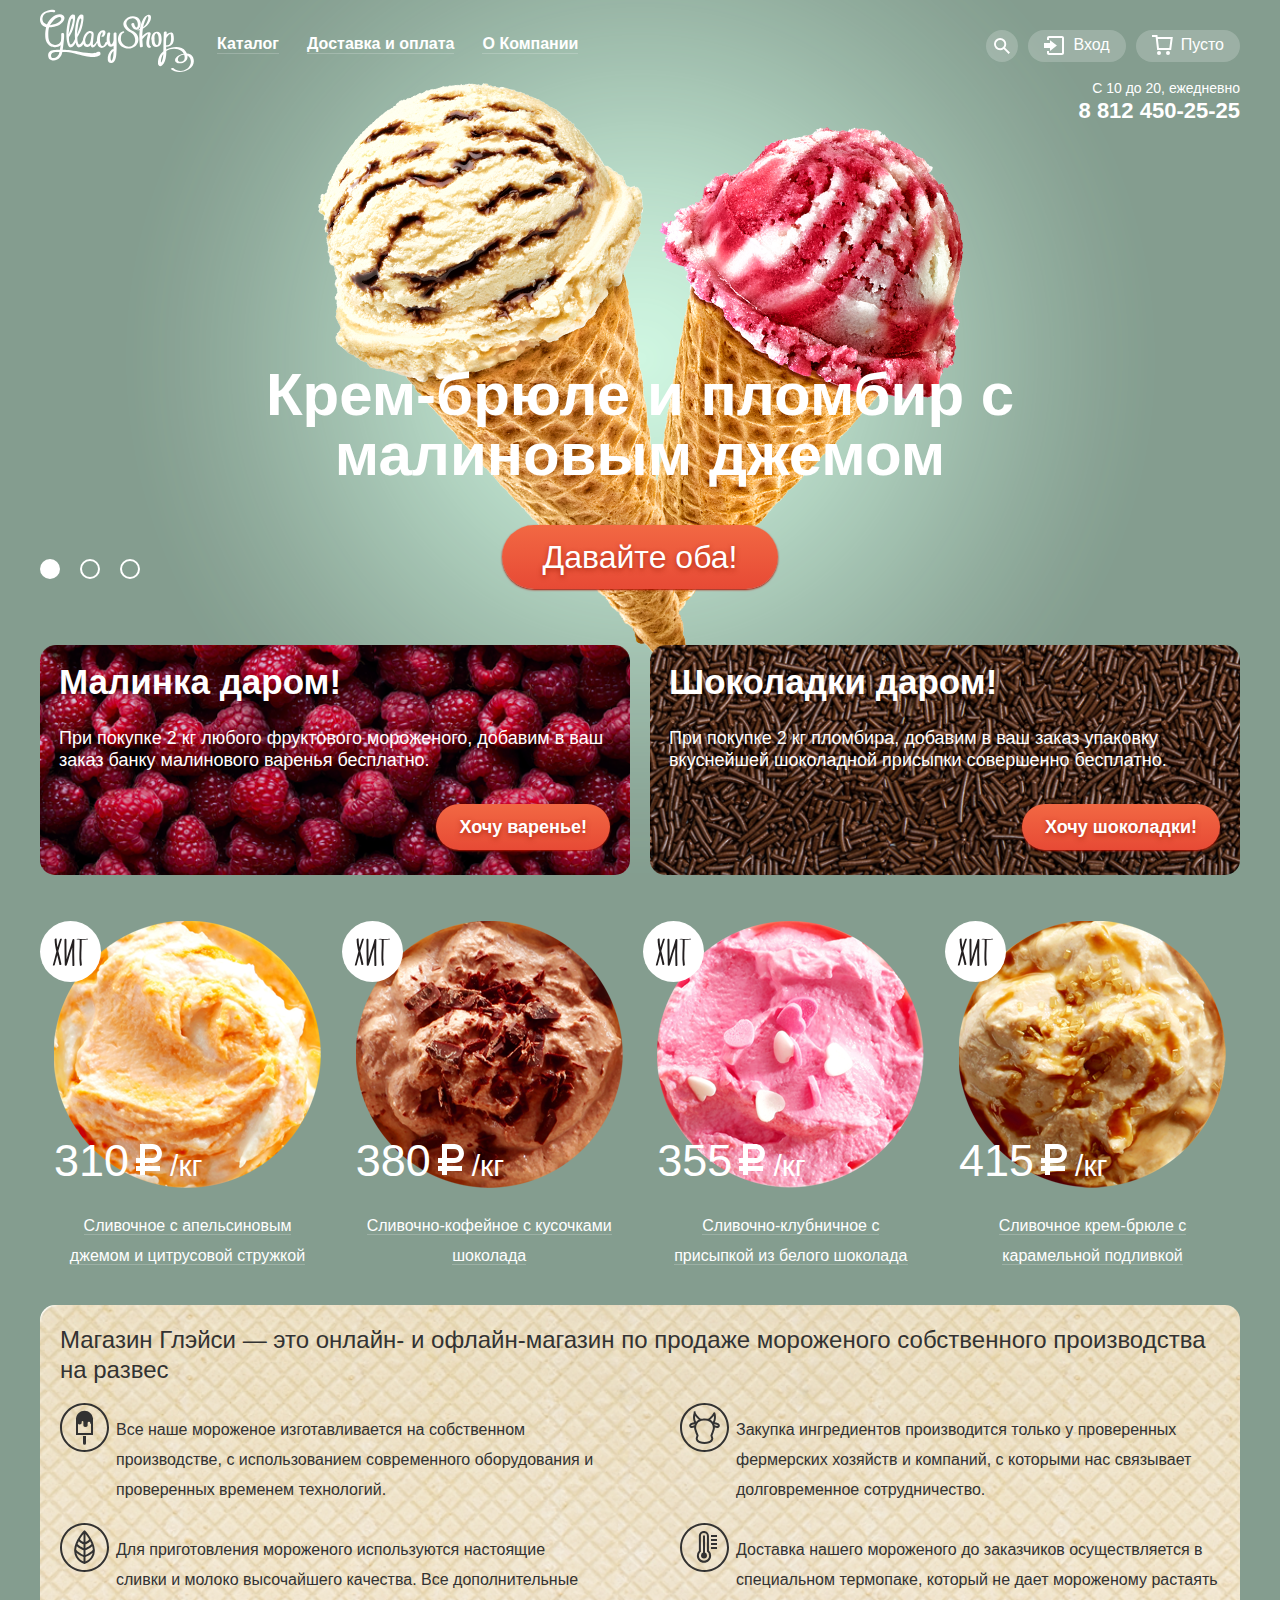
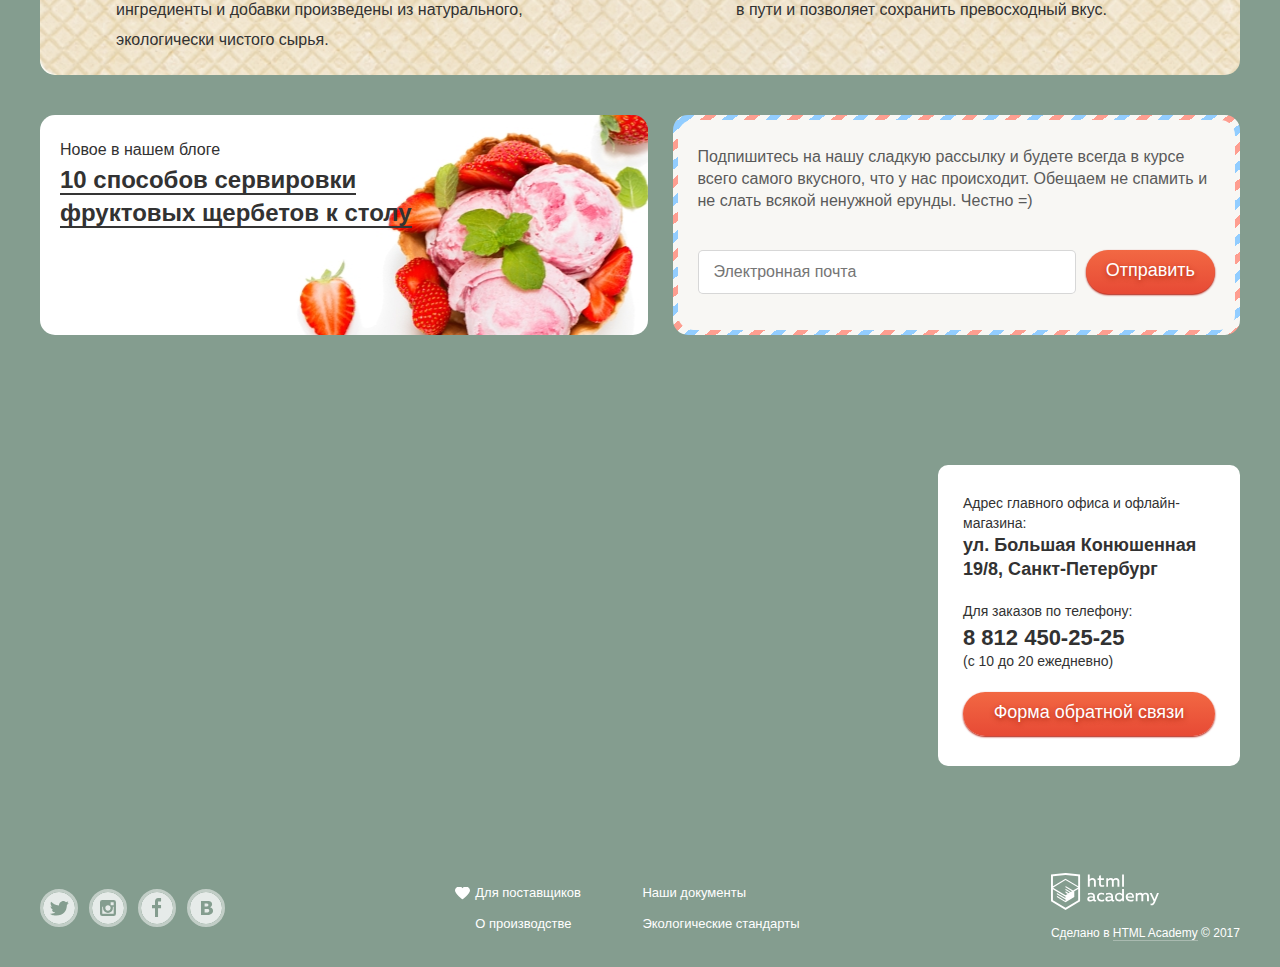
<file: index.html>
<!DOCTYPE html>
<html lang="ru">
  <head>
    <meta charset="UTF-8" />
    <meta name="viewport" content="width=device-width, initial-scale=1.0" />
    <title>Глейси</title>
    <link rel="stylesheet" href="css/normalize.css" />
    <link rel="stylesheet" href="css/style.css" />
  </head>
  <body>
    <div class="container">
      <header class="main_header">
        <div class="header_left">
          <div class="logo_gllacy">
            <img src="img/logo.svg" width="154" height="64" alt="Логотип Gllacy" />
          </div>
          <nav class="main_navigation">
            <ul class="main_menu">
              <li class="main_menu_item">
                <a class="main_menu_link catalog_link" href="#">Каталог</a>
                <ul class="sub_menu">
                  <li class="sub_menu_item">
                    <a class="catalog_new" href="#">Новинки</a>
                  </li>
                  <li class="sub_menu_item">
                    <a href="catalog.html">Сливочное</a>
                  </li>
                  <li class="sub_menu_item">
                    <a href="#">Щербеты</a>
                  </li>
                  <li class="sub_menu_item">
                    <a href="#">Фруктовый лед</a>
                  </li>
                  <li class="sub_menu_item">
                    <a href="#">Мелорин</a>
                  </li>
                </ul>
              </li>
              <li class="main_menu_item">
                <a class="main_menu_link" href="#">Доставка и оплата</a>
              </li>
              <li class="main_menu_item">
                <a class="main_menu_link" href="#">О Компании</a>
              </li>
            </ul>
          </nav>
        </div>
        <div class="header_right">
          <ul class="user_menu">
            <li class="user_menu_item">
              <a class="user_menu_link user_menu_link_search" href="#">
                <img src="/img/loupe.svg" alt="Поиск" />
                <span class="visually-hidden">Поиск</span>
              </a>
              <form class="main_form form_search" action="https://echo.htmlacademy.ru" method="get">
                <input class="input_field" type="search" id="search" name="search" placeholder="Что ищем?" value
                  required />
              </form>
            </li>
            <li class="user_menu_item">
              <a class="user_menu_link user_menu_link_login" href="/login">
                <img src="img/entrance.svg" alt="Вход в лк" />
                <span>Вход</span>
              </a>
              <form class="main_form form_login" action="https://echo.htmlacademy.ru" method="post">
                <div>
                  <label class="visually-hidden" for="login_email_input">Введите адрес электронной почты</label>
                  <input class="input_field" type="email" name="login_email" id="login_email_input"
                    placeholder="Электронная почта" required />
                </div>
                <div>
                  <label class="visually-hidden" for="login_password_input">Введите пароль</label>
                  <input class="input_field" type="password" name="login_password" id="login_password_input"
                    placeholder="Пароль" required />
                </div>
                <div class="login_form_bottom">
                  <button class="login_form_btn main_btn" type="submit">
                    Войти
                  </button>
                  <ul class="login_form_bottom_links">
                    <li>
                      <a class="login_form-link" href="#">Забыли пароль?</a>
                    </li>
                    <li>
                      <a class="login_form-link" href="#">Новая регистрация</a>
                    </li>
                  </ul>
                </div>
              </form>
            </li>
            <li class="user_menu_item">
              <a class="user_menu_link user_menu_link_basket" href="#">
                <img src="img/basket.svg" alt="Корзина" />
                <span>Пусто</span>
              </a>
            </li>
          </ul>
        </div>
        <div class="contact-number">
          <p class="contact-number_text">С 10 до 20, ежедневно</p>
          <a href="tel:88124502525" class="contact-number_phone">8 812 450-25-25</a>
        </div>
      </header>
      <main>
        <h1 class="visually-hidden">Главная карусель Глейси</h1>
        <ul class="slider">
          <li data-bg="#849d8f" data-img="img/slide-1.png">
            <h2 class="slide_title">Крем-брюле и пломбир с малиновым джемом</h2>
            <a href="#slide-1" class="main_btn slide_button">Давайте оба!</a>
          </li>

          <li data-bg="#8996a6" data-img="img/slide-2.png">
            <h2 class="slide_title">Шоколадный пломбир и лимонный сорбет</h2>
            <a href="#slide-2" class="main_btn slide_button">Давайте оба!</a>
          </li>

          <li data-bg="#9d8b84" data-img="img/slide-3.png">
            <h2 class="slide_title">Пломбир с помадкой и клубничный щербет</h2>
            <a href="#slide-3" class="main_btn slide_button">Давайте оба!</a>
          </li>
        </ul>
        <section class="promo_items">
          <h2 class="visually-hidden">Акции магазина Глейси</h2>
          <div class="promo_item promo_item-bg-raspberry">
            <b class="promo_title">Малинка даром!</b>
            <p class="promo_text">
              При покупке 2 кг любого фруктового мороженого, добавим в ваш заказ
              банку малинового варенья бесплатно.
            </p>
            <a href="#" class="main_btn promo_button">Хочу варенье!</a>
          </div>
          <div class="promo_item promo_item-bg-chocolate">
            <b class="promo_title">Шоколадки даром!</b>
            <p class="promo_text">
              При покупке 2 кг пломбира, добавим в ваш заказ упаковку вкуснейшей
              шоколадной присыпки совершенно бесплатно.
            </p>
            <a href="#" class="main_btn promo_button">Хочу шоколадки!</a>
          </div>
        </section>
        <section class="goods-hits_prices">
          <h2 class="visually-hidden">Хиты от Глейси</h2>
          <div class="goods_item">
            <div class="goods-item_header">
              <div class="goods-item_img">
                <img src="img/1.png" width="267" height="267"
                  alt="Сливочно-клубничное с присыпкой из белого шоколада" />
              </div>
              <p class="goods-item_price">310<span>/кг</span></p>
            </div>
            <h3>
              <a class="goods-item_link" href="#">Сливочное с апельсиновым джемом и цитрусовой стружкой</a>
            </h3>
            <a href="#" class="main_btn">Быстрый просмотр</a>
          </div>
          <div class="goods_item">
            <div class="goods-item_header">
              <div class="goods-item_img">
                <img src="img/2.png" width="267" height="267"
                  alt="Сливочно-клубничное с присыпкой из белого шоколада" />
              </div>
              <p class="goods-item_price">380<span>/кг</span></p>
            </div>
            <h3>
              <a class="goods-item_link" href="#">Сливочно-кофейное с кусочками шоколада</a>
            </h3>
            <a href="#" class="main_btn">Быстрый просмотр</a>
          </div>
          <div class="goods_item">
            <div class="goods-item_header">
              <div class="goods-item_img">
                <img src="img/3.png" width="267" height="267"
                  alt="Сливочно-клубничное с присыпкой из белого шоколада" />
              </div>
              <p class="goods-item_price">355<span>/кг</span></p>
            </div>
            <h3>
              <a class="goods-item_link" href="#">Сливочно-клубничное с присыпкой из белого шоколада</a>
            </h3>
            <a href="#" class="main_btn">Быстрый просмотр</a>
          </div>
          <div class="goods_item">
            <div class="goods-item_header">
              <div class="goods-item_img">
                <img src="img/4.png" width="267" height="267"
                  alt="Сливочно-клубничное с присыпкой из белого шоколада" />
              </div>
              <p class="goods-item_price">415<span>/кг</span></p>
            </div>
            <h3>
              <a class="goods-item_link" href="#">Сливочное крем-брюле с карамельной подливкой</a>
            </h3>
            <a href="#" class="main_btn">Быстрый просмотр</a>
          </div>
        </section>
        <section class="main_features">
          <h2 class="visually-hidden">Как работает магазин Глейси</h2>
          <p class="features_title">
            Магазин Глэйси — это онлайн- и офлайн-магазин по продаже мороженого
            собственного производства на развес
          </p>
          <ul class="features_list">
            <li class="features_item features_item-icon-ice-cream">
              Все наше мороженое изготавливается на собственном производстве, с
              использованием современного оборудования и проверенных временем
              технологий.
            </li>
            <li class="features_item features_item-icon-cow">
              Закупка ингредиентов производится только у проверенных фермерских
              хозяйств и компаний, с которыми нас связывает долговременное
              сотрудничество.
            </li>
            <li class="features_item features_item-icon-eco">
              Для приготовления мороженого используются настоящие сливки и
              молоко высочайшего качества. Все дополнительные ингредиенты и
              добавки произведены из натурального, экологически чистого сырья.
            </li>
            <li class="features_item features_item-icon-thermometer">
              Доставка нашего мороженого до заказчиков осуществляется в
              специальном термопаке, который не дает мороженому растаять в пути
              и позволяет сохранить превосходный вкус.
            </li>
          </ul>
        </section>
        <article class="page_news">
          <h2 class="visually-hidden">Блог и Рассылка</h2>
          <article class="card blog_card">
            <span class="blog_tag">Новое в нашем блоге</span>
            <div class="blog_title">
              <a href="#">10 способов сервировки фруктовых щербетов к столу</a>
            </div>
          </article>
          <article class="card subscribe_card">
            <div class="subscribe_inner">
              <p class="subscribe_text">
                Подпишитесь на нашу сладкую рассылку и будете всегда в курсе
                всего самого вкусного, что у нас происходит. Обещаем не спамить
                и не слать всякой ненужной ерунды. Честно =)
              </p>
              <form class="subscribe_form" action="https://echo.htmlacademy.ru" method="post">
                <input type="email" name="email" placeholder="Электронная почта" required />
                <button class="main_btn" type="submit">Отправить</button>
              </form>
            </div>
          </article>
        </article>
      </main>
    </div>
    <section class="contacts">
      <h2 class="visually-hidden">Контакты</h2>
      <div class="contacts_map" id="map"></div>
      <div class="contacts_container container">
        <section class="contacts_card">
          <div class="contacts_group">
            <p class="contacts_label">
              Адрес главного офиса и офлайн-магазина:
            </p>
            <p class="contacts_address">
              <b>ул. Большая Конюшенная 19/8, Санкт-Петербург</b>
            </p>
          </div>
          <div class="contacts_group">
            <p class="contacts_label">Для заказов по телефону:</p>
            <a class="contacts_phone" href="tel:+78124502525">8 812 450-25-25</a>
            <p class="contacts_time">(с 10 до 20 ежедневно)</p>
          </div>
          <a class="main_btn contacts_btn" href="#">Форма обратной связи</a>
        </section>
      </div>
      <section class="modal modal-feedback">
        <b>Мы обязательно вам ответим!</b>
        <form class="feedback-form" action="https://echo.htmlacademy.ru" method="post">
          <div class="feedback-form-user-info">
            <div>
              <label class="visually-hidden" for="name">Ваше имя:</label>
              <input id="name" type="text" name="name" placeholder="Как вас зовут?" required>
            </div>
            <div>
              <label class="visually-hidden" for="email">Ваш e-mail:</label>
              <input id="email" type="email" name="email" placeholder="Ваша почта для ответа?" required>
            </div>
          </div>
          <div>
            <label class="visually-hidden" for="message">Текст письма:</label>
            <textarea id="message" name="message" placeholder="Напишите что-нибудь..."></textarea>
          </div>
          <button class="button main_btn" type="submit">Отправить</button>
        </form>
        <button class="modal-close" type="button"><span class="visually-hidden">Закрыть</span></button>
      </section>
    </section>
    <footer class="main-footer container">
      <div class="main-footer_social">
        <ul class="social_list">
          <li class="social_item">
            <a class="social_link" href="https://twitter.com">
              <span class="visually-hidden">Twitter</span>
              <svg xmlns="http://www.w3.org/2000/svg" width="32" height="32" viewBox="0 0 32 32">
                <path fill="#FFF"
                  d="M16 0C7.164 0 0 7.164 0 16c0 8.837 7.164 16 16 16 8.837 0 16-7.163 16-16 0-8.836-7.163-16-16-16zm7.944 12.809c-.251 6.516-3.463 10.832-10.992 10.702h-.486c-.447 0-4.543-.443-5.344-1.823 2.479.19 4.247-.406 5.12-1.136-1.048-.289-2.923-.461-3.251-2.848.384.104.618.221 1.299.113-1.307-.824-2.758-1.519-2.679-3.643.311.317 1.164.518 1.46.457-.768-.233-2.149-3.244-.974-4.781 1.984 1.79 4.075 3.482 7.804 3.643.227-2.214 1.24-3.699 3.168-4.325 1.84-.479 3.255.26 3.901 1.138.737-.224 1.453-.466 2.193-.685-.004.833-.569 1.463-.935 1.709.747.165 1.423-.475 1.423-.475-.184.963-1.094 1.725-1.707 1.954z" />
              </svg>
            </a>
          </li>
          <li class="social_item">
            <a class="social_link" href="https://instagram.com">
              <span class="visually-hidden">Instagram</span>
              <svg xmlns="http://www.w3.org/2000/svg" width="32" height="32" viewBox="0 0 32 32">
                <g fill="#FFF">
                  <path
                    d="M20.916 16a4.938 4.938 0 1 1-9.877 0c0-.394.051-.773.138-1.14h-.897v6.838h11.396V14.86h-.897c.086.367.137.746.137 1.14z" />
                  <path
                    d="M15.978 18.659c1.466 0 2.659-1.193 2.659-2.659s-1.193-2.659-2.659-2.659c-1.466 0-2.659 1.193-2.659 2.659s1.192 2.659 2.659 2.659zM18.637 10.302h3.039v3.039h-3.039z" />
                  <path
                    d="M16 0C7.164 0 0 7.164 0 16c0 8.837 7.164 16 16 16 8.837 0 16-7.163 16-16 0-8.836-7.163-16-16-16zm7.955 21.698a2.285 2.285 0 0 1-2.279 2.279H10.279A2.285 2.285 0 0 1 8 21.698V10.302a2.286 2.286 0 0 1 2.279-2.279h11.396a2.286 2.286 0 0 1 2.279 2.279v11.396z" />
                </g>
              </svg>
            </a>
          </li>
          <li class="social_item">
            <a class="social_link" href="https://facebook.com">
              <span class="visually-hidden">Facebook</span>
              <svg xmlns="http://www.w3.org/2000/svg" width="32" height="32" viewBox="0 0 32 32">
                <path fill="#FFF"
                  d="M16 0C7.164 0 0 7.163 0 16s7.164 16 16 16c8.837 0 16-7.164 16-16S24.837 0 16 0zm4.062 9.455h-3.021v3.444h3.021v3.445h-3.021v8.61H14.02v-8.61H11v-3.445h3.021V9.455c0-1.902 1.353-3.445 3.021-3.445h3.021v3.445z" />
              </svg>
            </a>
          </li>
          <li class="social_item">
            <a class="social_link" href="https://vk.com">
              <span class="visually-hidden">Вконтакте</span>
              <svg xmlns="http://www.w3.org/2000/svg" width="32" height="32" viewBox="0 0 32 32">
                <g fill="#FFF">
                  <path
                    d="M16.637 14.495c.402-.019.719-.082.951-.188.326-.145.54-.33.641-.559.101-.229.15-.496.15-.797 0-.232-.058-.465-.174-.697-.116-.232-.322-.405-.617-.517-.264-.1-.592-.155-.984-.165a76.242 76.242 0 0 0-1.652-.014h-.339v2.965h.565c.571 0 1.057-.009 1.459-.028zM18.118 17.084c-.282-.081-.672-.125-1.166-.132a127.97 127.97 0 0 0-1.55-.009h-.79v3.493h.264c1.014 0 1.74-.003 2.18-.009a3.2 3.2 0 0 0 1.212-.245c.377-.157.633-.364.774-.625s.214-.562.214-.9c0-.446-.088-.788-.261-1.03-.17-.241-.464-.423-.877-.543z" />
                  <path
                    d="M16 0C7.164 0 0 7.164 0 16c0 8.837 7.164 16 16 16 8.837 0 16-7.163 16-16 0-8.836-7.163-16-16-16zm6.602 20.531a3.73 3.73 0 0 1-1.124 1.327c-.552.415-1.161.71-1.823.886s-1.501.264-2.519.264h-6.121V8.987h5.443c1.13 0 1.957.038 2.48.113a5.126 5.126 0 0 1 1.561.5c.533.27.929.632 1.189 1.087.26.455.392.975.392 1.558 0 .678-.179 1.278-.536 1.795-.358.518-.863.92-1.517 1.208v.075c.917.182 1.642.559 2.179 1.13.537.571.807 1.325.807 2.261 0 .678-.138 1.283-.411 1.817z" />
                </g>
              </svg>
            </a>
          </li>
        </ul>
      </div>
      <div class="main-footer_menu footer-menu">
        <ul class="footer-menu_list">
          <li class="footer-menu_item footer-menu_item-heart">
            <a class="footer-menu_link footer-menu_link-bold" href="#">Для поставщиков</a>
          </li>
          <li class="footer-menu_item">
            <a class="footer-menu_link" href="#">Наши документы</a>
          </li>
          <li class="footer-menu_item">
            <a class="footer-menu_link" href="#">О производстве</a>
          </li>
          <li class="footer-menu_item">
            <a class="footer-menu_link" href="#">Экологические стандарты</a>
          </li>
        </ul>
      </div>
      <div class="main-footer_copyright copyright">
        <a class="copyright_logo-link" href="https://htmlacademy.ru">
          <img class="copyright_logo" src="img/logo-htmlacademy.svg" width="108" height="39" alt="HTML Academy" />
        </a>
        <p class="copyright_text">
          Сделано в
          <a class="copyright_link" href="https://htmlacademy.ru">HTML Academy</a>
          &copy; 2017
        </p>
      </div>
    </footer>
    <script src="https://api-maps.yandex.ru/2.1/?lang=ru_RU"></script>
    <script src="js/map.js"></script>
    <script src="js/slide.js"></script>
    <script src="js/modal-feedback.js"></script>
  </body>
</html>
</file>
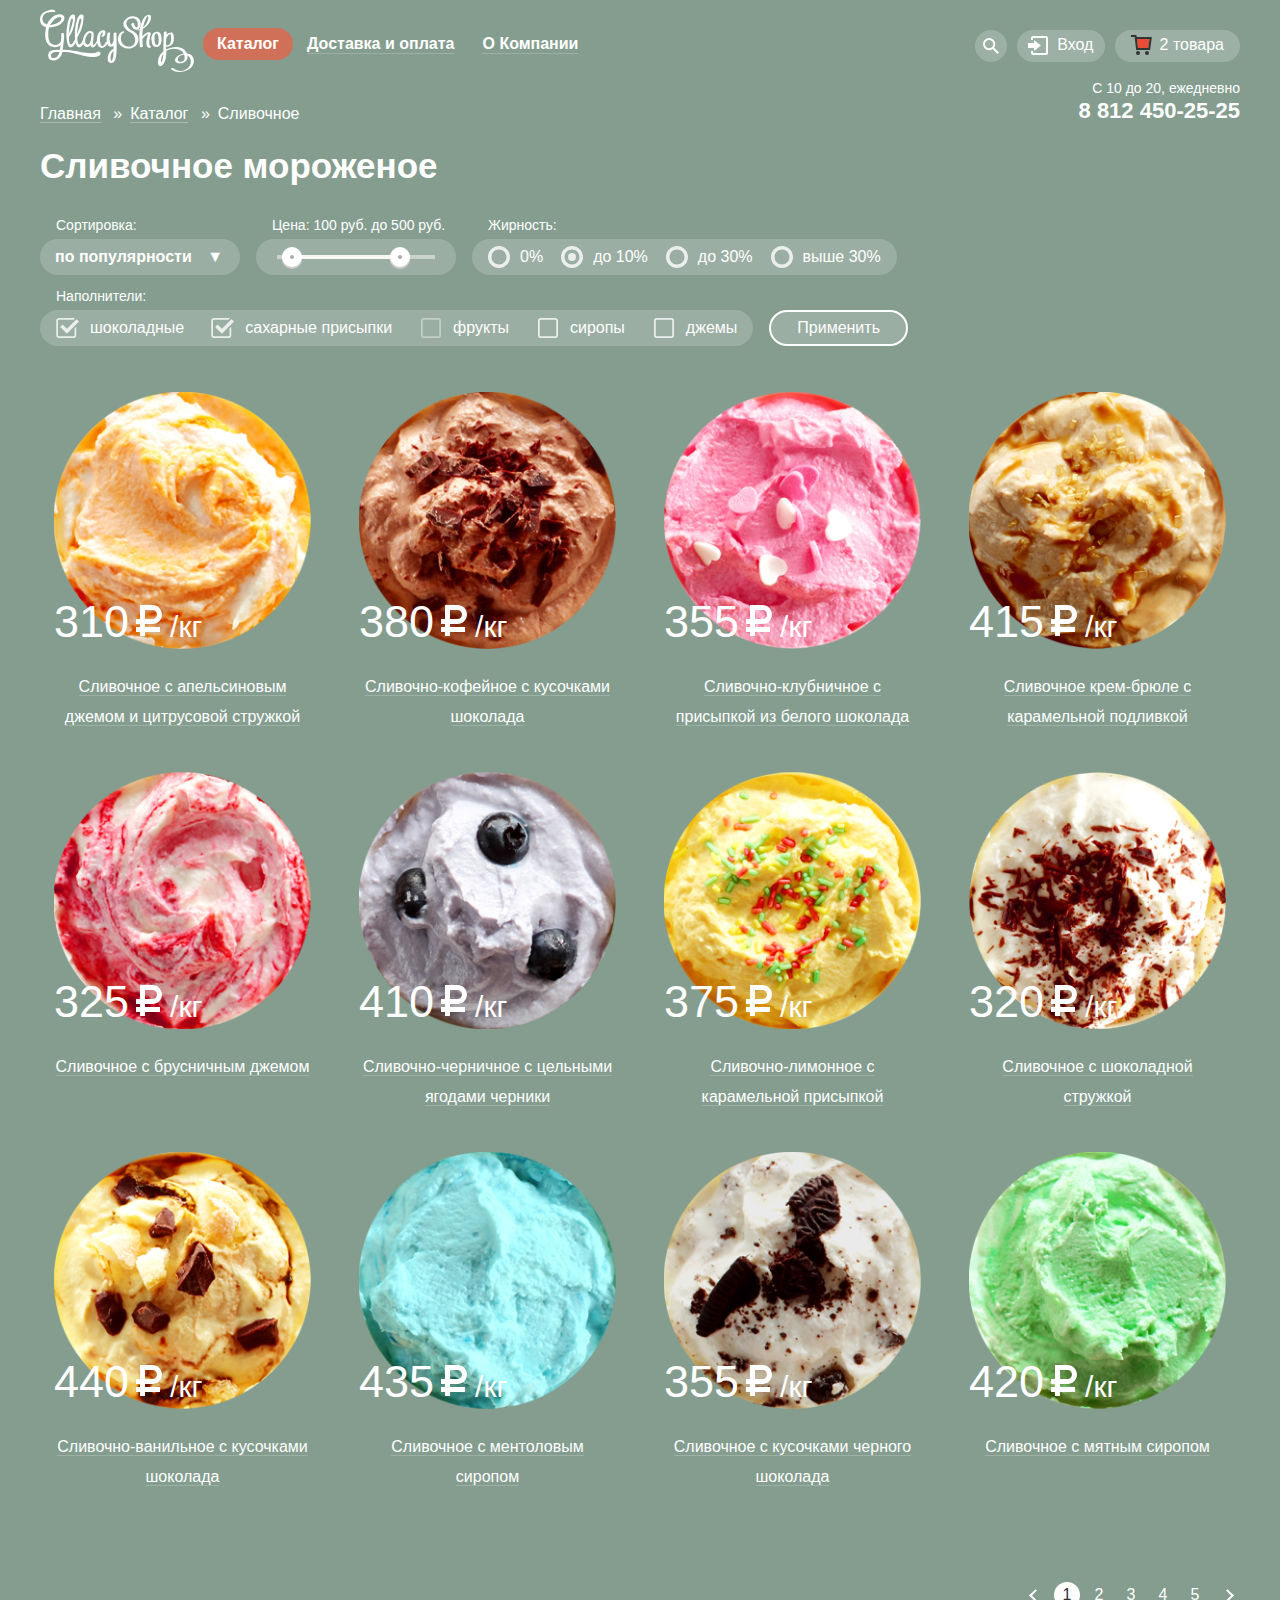
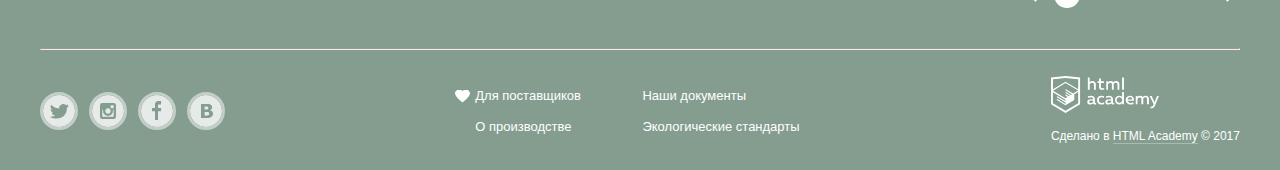
<file: catalog.html>
<!DOCTYPE html>
<html lang="ru">
  <head>
    <meta charset="UTF-8" />
    <meta name="viewport" content="width=device-width, initial-scale=1.0" />
    <title>Глейси</title>
    <link rel="stylesheet" href="css/normalize.css">
    <link rel="stylesheet" href="css/style.css" />
  </head>
  <body>
    <div class="container">
      <header class="main_header">
        <div class="header_left">
          <div class="logo_gllacy">
            <a href="/"><img src="img/logo.svg" width="154" height="64" alt="Логотип Gllacy" /></a>
          </div>
          <nav class="main_navigation">
            <ul class="main_menu">

              <li class="main_menu_item">
                <a class="main_menu_link catalog_link current_link" href="#">Каталог</a>
                <ul class="sub_menu">
                  <li class="sub_menu_item">
                    <a class="catalog_new" href="#">Новинки</a>
                  </li>
                  <li class="sub_menu_item current_link">
                    <a href="catalog.html">Сливочное</a>
                  </li>
                  <li class="sub_menu_item">
                    <a href="#">Щербеты</a>
                  </li>
                  <li class="sub_menu_item">
                    <a href="#">Фруктовый лед</a>
                  </li>
                  <li class="sub_menu_item">
                    <a href="#">Мелорин</a>
                  </li>
                </ul>
              </li>
              <li class="main_menu_item">
                <a class="main_menu_link" href="#">Доставка и оплата</a>
              </li>
              <li class="main_menu_item">
                <a class="main_menu_link" href="#">О Компании</a>
              </li>
            </ul>
          </nav>
        </div>
        <div class="header_right">
          <ul class="user_menu">
            <li class="user_menu_item">
              <a class="user_menu_link user_menu_link_search" href="#">
                <img src="/img/loupe.svg" alt="Поиск">
                <span class="visually-hidden">Поиск</span>
              </a>
              <form class="main_form form_search" action="https://echo.htmlacademy.ru" method="get">
                <input class="input_field" name="search" type="search" id="search" placeholder="Что ищем?" required />
              </form>
            </li>
            <li class="user_menu_item">
              <a class="user_menu_link user_menu_link_login" href="/login">
                <img src="img/entrance.svg" alt="Вход в лк">
                <span>Вход</span>
              </a>
              <form class="main_form form_login" action="https://echo.htmlacademy.ru" method="post">
                <div>
                  <label class="visually-hidden" for="login_email_input">Введите адрес электронной почты</label>
                  <input class="input_field" type="email" name="login_email" id="login_email_input"
                    placeholder="Электронная почта" required />
                </div>
                <div>
                  <label class="visually-hidden" for="login_password_input">Введите пароль</label>
                  <input class="input_field" type="password" name="login_password" id="login_password_input"
                    placeholder="Пароль" required />
                </div>
                <div class="login_form_bottom">
                  <button class="login_form_btn main_btn" type="submit">
                    Войти
                  </button>
                  <ul class="login_form_bottom_links">
                    <li>
                      <a class="login_form-link" href="#">Забыли пароль?</a>
                    </li>
                    <li>
                      <a class="login_form-link" href="#">Новая регистрация</a>
                    </li>
                  </ul>
                </div>
              </form>
            </li>
            <li class="user_menu_item">
              <a class="user_menu_link user_menu_link_basket" href="#">
                <img src="img/basket-red.svg" alt="Корзина">
                <span>2 товара</span>
              </a>
              <div class="goods_basket">
                <ul class="goods_basket_list">
                  <li class="goods_basket_item">
                    <button class="remove_btn" aria-label="Удалить товар"></button>
                    <img class="goods_basket_item-img" width="33" height="33" src="img/1.png"
                      alt="Пломбир с апельсиновым джемом">
                    <p class="goods_basket_item-name">Пломбир с апельсиновым джемом</p>
                    <p class="goods_basket_item-weight">1,5 кг х <span>200 руб.</span></p>
                    <p class="goods_basket_item-price">300 руб.</p>
                  </li>
                  <li class="goods_basket_item">
                    <button class="remove_btn" aria-label="Удалить товар"></button>
                    <img class="goods_basket_item-img" width="33" height="33" src="img/4.png"
                      alt="Пломбир с апельсиновым джемом">
                    <p class="goods_basket_item-name">Пломбир с апельсиновым джемом</p>
                    <p class="goods_basket_item-weight">1,5 кг х <span>300 руб.</span></p>
                    <p class="goods_basket_item-price">450 руб.</p>
                  </li>
                </ul>
                <p class="goods_basket_total">Итого: <span>750 руб.</span></p>
                <a class="goods_basket_btn main_btn" href="#">Оформить заказ</a>
              </div>
            </li>
          </ul>
        </div>
        <div class="contact-number">
          <p class="contact-number_text">С 10 до 20, ежедневно</p>
          <a href="tel:88124502525" class="contact-number_phone">8 812 450-25-25</a>
        </div>
      </header>
      <main>
        <ul class="breadcrumbs">
          <li class="breadcrumbs_item">
            <a href="index.html" class="link">Главная</a>
          </li>
          <li class="breadcrumbs_item">
            <a href="#" class="link">Каталог</a>
          </li>
          <li class="breadcrumbs_item">Сливочное</li>
        </ul>
        <h1 class="catalog_title">Сливочное мороженое</h1>
        <form class="filter_catalog" method="get" action="https://echo.htmlacademy.ru">
          <fieldset class="sorting">
            <legend>Сортировка:</legend>
            <select class="filters_sort" name="sort">
              <option value="popularity">по популярности</option>
              <option value="inexpensive">сначала недорогие</option>
              <option value="expensive">сначала дорогие</option>
              <option value="fat">по жирности</option>
            </select>
          </fieldset>
          <fieldset class="price">
            <legend>Цена: 100 руб. до 500 руб.</legend>
            <div class="range-filter">
              <div class="range-controls">
                <div class="scale">
                  <div class="bar"></div>
                </div>
                <div class="toggle toggle-min"></div>
                <div class="toggle toggle-max"></div>
              </div>
            </div>
          </fieldset>
          <fieldset class="fat">
            <legend>Жирность:</legend>
            <ul class="fat-filters_list">
              <li class="fat-filters_item">
                <input class="fat-filters_radio" type="radio" name="fat" id="fat-zero">
                <label class="fat-filters_label" for="fat-zero">0%</label>
              </li>
              <li class="fat-filters_item">
                <input class="fat-filters_radio" type="radio" name="fat" id="fat-ten" checked>
                <label class="fat-filters_label" for="fat-ten">до 10%</label>
              </li>
              <li class="fat-filters_item">
                <input class="fat-filters_radio" type="radio" name="fat" id="fat-thirty">
                <label class="fat-filters_label" for="fat-thirty">до 30%</label>
              </li>
              <li class="fat-filters_item">
                <input class="fat-filters_radio" type="radio" name="fat" id="fat-over-thirty">
                <label class="fat-filters_label" for="fat-over-thirty">выше 30%</label>
              </li>
            </ul>
          </fieldset>
          <fieldset class="fillers">
            <legend>Наполнители:</legend>
            <ul class="fillers-filters_list">
              <li class="fillers-filters_item">
                <input class="fillers-filters_checkbox" type="checkbox" name="chocolate" id="filler-chocolate" checked>
                <label class="fillers-filters_label" for="filler-chocolate">шоколадные</label>
              </li>
              <li class="fillers-filters_item">
                <input class="fillers-filters_checkbox" type="checkbox" name="sugars" id="filler-sugars" checked>
                <label class="fillers-filters_label" for="filler-sugars">сахарные присыпки</label>
              </li>
              <li class="fillers-filters_item">
                <input class="fillers-filters_checkbox" type="checkbox" name="fruits" id="filler-fruits" disabled>
                <label class="fillers-filters_label" for="filler-fruits">фрукты</label>
              </li>
              <li class="fillers-filters_item">
                <input class="fillers-filters_checkbox" type="checkbox" name="syrups" id="filler-syrups">
                <label class="fillers-filters_label" for="filler-syrups">сиропы</label>
              </li>
              <li class="fillers-filters_item">
                <input class="fillers-filters_checkbox" type="checkbox" name="jams" id="filler-jams">
                <label class="fillers-filters_label" for="filler-jams">джемы</label>
              </li>
            </ul>
          </fieldset>
          <button type="submit" class="filter-button">Применить</button>
        </form>
        <section class="catalog_page">
          <div class="goods_item">
            <div class="goods-item_header">
              <div class="goods-item_img">
                <img src="img/1.png" width="267" height="267"
                  alt="Сливочное с апельсиновым джемом и цитрусовой стружкой">
              </div>
              <p class="goods-item_price">310<span>/кг</span></p>
            </div>
            <h3>
              <a class="goods-item_link" href="#">Сливочное с апельсиновым джемом и цитрусовой стружкой</a>
            </h3>
            <a href="#" class="main_btn">Быстрый просмотр</a>
          </div>
          <div class="goods_item">
            <div class="goods-item_header">
              <div class="goods-item_img">
                <img src="img/2.png" width="267" height="267" alt="Сливочно-кофейное с кусочками шоколада">
              </div>
              <p class="goods-item_price">380<span>/кг</span></p>
            </div>
            <h3>
              <a class="goods-item_link" href="#">Сливочно-кофейное с кусочками шоколада</a>
            </h3>
            <a href="#" class="main_btn">Быстрый просмотр</a>
          </div>
          <div class="goods_item">
            <div class="goods-item_header">
              <div class="goods-item_img">
                <img src="img/3.png" width="267" height="267" alt="Сливочно-клубничное с присыпкой из белого шоколада">
              </div>
              <p class="goods-item_price">355<span>/кг</span></p>
            </div>
            <h3>
              <a class="goods-item_link" href="#">Сливочно-клубничное с присыпкой из белого шоколада</a>
            </h3>
            <a href="#" class="main_btn">Быстрый просмотр</a>
          </div>
          <div class="goods_item">
            <div class="goods-item_header">
              <div class="goods-item_img">
                <img src="img/4.png" width="267" height="267" alt="Сливочное крем-брюле с карамельной подливкой">
              </div>
              <p class="goods-item_price">415<span>/кг</span></p>
            </div>
            <h3>
              <a class="goods-item_link" href="#">Сливочное крем-брюле с карамельной подливкой</a>
            </h3>
            <a href="#" class="main_btn">Быстрый просмотр</a>
          </div>
          <div class="goods_item">
            <div class="goods-item_header">
              <div class="goods-item_img">
                <img src="img/444.png" width="267" height="267" alt="Сливочное с брусничным джемом">
              </div>
              <p class="goods-item_price">325<span>/кг</span></p>
            </div>
            <h3>
              <a class="goods-item_link" href="#">Сливочное с брусничным джемом</a>
            </h3>
            <a href="#" class="main_btn">Быстрый просмотр</a>
          </div>
          <div class="goods_item">
            <div class="goods-item_header">
              <div class="goods-item_img">
                <img src="img/21.png" width="267" height="267" alt="Сливочно-черничное с цельными ягодами черники">
              </div>
              <p class="goods-item_price">410<span>/кг</span></p>
            </div>
            <h3>
              <a class="goods-item_link" href="#">Сливочно-черничное с цельными ягодами черники</a>
            </h3>
            <a href="#" class="main_btn">Быстрый просмотр</a>
          </div>
          <div class="goods_item">
            <div class="goods-item_header">
              <div class="goods-item_img">
                <img src="img/33.png" width="267" height="267" alt="Сливочно-лимонное с карамельной присыпкой">
              </div>
              <p class="goods-item_price">375<span>/кг</span></p>
            </div>
            <h3>
              <a class="goods-item_link" href="#">Сливочно-лимонное с карамельной присыпкой</a>
            </h3>
            <a href="#" class="main_btn">Быстрый просмотр</a>
          </div>
          <div class="goods_item">
            <div class="goods-item_header">
              <div class="goods-item_img">
                <img src="img/44.png" width="267" height="267" alt="Сливочное с шоколадной стружкой">
              </div>
              <p class="goods-item_price">320<span>/кг</span></p>
            </div>
            <h3>
              <a class="goods-item_link" href="#">Сливочное с шоколадной стружкой</a>
            </h3>
            <a href="#" class="main_btn">Быстрый просмотр</a>
          </div>
          <div class="goods_item">
            <div class="goods-item_header">
              <div class="goods-item_img">
                <img src="img/11.png" width="267" height="267" alt="Сливочно-ванильное с кусочками шоколада">
              </div>
              <p class="goods-item_price">440<span>/кг</span></p>
            </div>
            <h3>
              <a class="goods-item_link" href="#">Сливочно-ванильное с кусочками шоколада
              </a>
            </h3>
            <a href="#" class="main_btn">Быстрый просмотр</a>
          </div>
          <div class="goods_item">
            <div class="goods-item_header">
              <div class="goods-item_img">
                <img src="img/111.png" width="267" height="267" alt="Сливочноe с ментоловым сиропом">
              </div>
              <p class="goods-item_price">435<span>/кг</span></p>
            </div>
            <h3>
              <a class="goods-item_link" href="#">Сливочноe с ментоловым сиропом
              </a>
            </h3>
            <a href="#" class="main_btn">Быстрый просмотр</a>
          </div>
          <div class="goods_item">
            <div class="goods-item_header">
              <div class="goods-item_img">
                <img src="img/222.png" width="267" height="267" alt="Сливочное с кусочками черного шоколада">
              </div>
              <p class="goods-item_price">355<span>/кг</span></p>
            </div>
            <h3>
              <a class="goods-item_link" href="#">Сливочное с кусочками черного шоколада
              </a>
            </h3>
            <a href="#" class="main_btn">Быстрый просмотр</a>
          </div>
          <div class="goods_item">
            <div class="goods-item_header">
              <div class="goods-item_img">
                <img src="img/333.png" width="267" height="267" alt="Сливочное с мятным сиропом">
              </div>
              <p class="goods-item_price">420<span>/кг</span></p>
            </div>
            <h3>
              <a class="goods-item_link" href="#">Сливочное с мятным сиропом
              </a>
            </h3>
            <a href="#" class="main_btn">Быстрый просмотр</a>
          </div>
        </section>
        <div class="page_pagination">
          <ul class="pagination">
            <li class="page-item">
              <a href="#" class="page-link" aria-label="Previous">
                <span class="visually-hidden">Назад</span>
              </a>
            </li>
            <li class="page-item">
              <a class="page-link page-link--current" href="#">1</a>
            </li>
            <li class="page-item active">
              <a class="page-link" href="#">2</a>
            </li>
            <li class="page-item">
              <a class="page-link" href="#">3</a>
            </li>
            <li class="page-item">
              <a class="page-link" href="#">4</a>
            </li>
            <li class="page-item">
              <a class="page-link" href="#">5</a>
            </li>
            <li class="page-item">
              <a href="#" class="page-link" aria-label="Next">
                <span class="visually-hidden">Вперед</span>
              </a>
            </li>
          </ul>
        </div>
      </main>
      <hr>
    </div>
    <footer class="main-footer container">
      <div class="main-footer_social">
        <ul class="social_list">
          <li class="social_item">
            <a class="social_link" href="https://twitter.com">
              <span class="visually-hidden">Twitter</span>
              <svg xmlns="http://www.w3.org/2000/svg" width="32" height="32" viewBox="0 0 32 32">
                <path fill="#FFF"
                  d="M16 0C7.164 0 0 7.164 0 16c0 8.837 7.164 16 16 16 8.837 0 16-7.163 16-16 0-8.836-7.163-16-16-16zm7.944 12.809c-.251 6.516-3.463 10.832-10.992 10.702h-.486c-.447 0-4.543-.443-5.344-1.823 2.479.19 4.247-.406 5.12-1.136-1.048-.289-2.923-.461-3.251-2.848.384.104.618.221 1.299.113-1.307-.824-2.758-1.519-2.679-3.643.311.317 1.164.518 1.46.457-.768-.233-2.149-3.244-.974-4.781 1.984 1.79 4.075 3.482 7.804 3.643.227-2.214 1.24-3.699 3.168-4.325 1.84-.479 3.255.26 3.901 1.138.737-.224 1.453-.466 2.193-.685-.004.833-.569 1.463-.935 1.709.747.165 1.423-.475 1.423-.475-.184.963-1.094 1.725-1.707 1.954z" />
              </svg>
            </a>
          </li>
          <li class="social_item">
            <a class="social_link" href="https://instagram.com">
              <span class="visually-hidden">Instagram</span>
              <svg xmlns="http://www.w3.org/2000/svg" width="32" height="32" viewBox="0 0 32 32">
                <g fill="#FFF">
                  <path
                    d="M20.916 16a4.938 4.938 0 1 1-9.877 0c0-.394.051-.773.138-1.14h-.897v6.838h11.396V14.86h-.897c.086.367.137.746.137 1.14z" />
                  <path
                    d="M15.978 18.659c1.466 0 2.659-1.193 2.659-2.659s-1.193-2.659-2.659-2.659c-1.466 0-2.659 1.193-2.659 2.659s1.192 2.659 2.659 2.659zM18.637 10.302h3.039v3.039h-3.039z" />
                  <path
                    d="M16 0C7.164 0 0 7.164 0 16c0 8.837 7.164 16 16 16 8.837 0 16-7.163 16-16 0-8.836-7.163-16-16-16zm7.955 21.698a2.285 2.285 0 0 1-2.279 2.279H10.279A2.285 2.285 0 0 1 8 21.698V10.302a2.286 2.286 0 0 1 2.279-2.279h11.396a2.286 2.286 0 0 1 2.279 2.279v11.396z" />
                </g>
              </svg>
            </a>
          </li>
          <li class="social_item">
            <a class="social_link" href="https://facebook.com">
              <span class="visually-hidden">Facebook</span>
              <svg xmlns="http://www.w3.org/2000/svg" width="32" height="32" viewBox="0 0 32 32">
                <path fill="#FFF"
                  d="M16 0C7.164 0 0 7.163 0 16s7.164 16 16 16c8.837 0 16-7.164 16-16S24.837 0 16 0zm4.062 9.455h-3.021v3.444h3.021v3.445h-3.021v8.61H14.02v-8.61H11v-3.445h3.021V9.455c0-1.902 1.353-3.445 3.021-3.445h3.021v3.445z" />
              </svg>
            </a>
          </li>
          <li class="social_item">
            <a class="social_link" href="https://vk.com">
              <span class="visually-hidden">Вконтакте</span>
              <svg xmlns="http://www.w3.org/2000/svg" width="32" height="32" viewBox="0 0 32 32">
                <g fill="#FFF">
                  <path
                    d="M16.637 14.495c.402-.019.719-.082.951-.188.326-.145.54-.33.641-.559.101-.229.15-.496.15-.797 0-.232-.058-.465-.174-.697-.116-.232-.322-.405-.617-.517-.264-.1-.592-.155-.984-.165a76.242 76.242 0 0 0-1.652-.014h-.339v2.965h.565c.571 0 1.057-.009 1.459-.028zM18.118 17.084c-.282-.081-.672-.125-1.166-.132a127.97 127.97 0 0 0-1.55-.009h-.79v3.493h.264c1.014 0 1.74-.003 2.18-.009a3.2 3.2 0 0 0 1.212-.245c.377-.157.633-.364.774-.625s.214-.562.214-.9c0-.446-.088-.788-.261-1.03-.17-.241-.464-.423-.877-.543z" />
                  <path
                    d="M16 0C7.164 0 0 7.164 0 16c0 8.837 7.164 16 16 16 8.837 0 16-7.163 16-16 0-8.836-7.163-16-16-16zm6.602 20.531a3.73 3.73 0 0 1-1.124 1.327c-.552.415-1.161.71-1.823.886s-1.501.264-2.519.264h-6.121V8.987h5.443c1.13 0 1.957.038 2.48.113a5.126 5.126 0 0 1 1.561.5c.533.27.929.632 1.189 1.087.26.455.392.975.392 1.558 0 .678-.179 1.278-.536 1.795-.358.518-.863.92-1.517 1.208v.075c.917.182 1.642.559 2.179 1.13.537.571.807 1.325.807 2.261 0 .678-.138 1.283-.411 1.817z" />
                </g>
              </svg>
            </a>
          </li>
        </ul>
      </div>
      <div class="main-footer_menu footer-menu">
        <ul class="footer-menu_list">
          <li class="footer-menu_item footer-menu_item-heart">
            <a class="footer-menu_link footer-menu_link-bold" href="#">Для поставщиков</a>
          </li>
          <li class="footer-menu_item">
            <a class="footer-menu_link" href="#">Наши документы</a>
          </li>
          <li class="footer-menu_item">
            <a class="footer-menu_link" href="#">О производстве</a>
          </li>
          <li class="footer-menu_item">
            <a class="footer-menu_link" href="#">Экологические стандарты</a>
          </li>
        </ul>
      </div>
      <div class="main-footer_copyright copyright">
        <a class="copyright_logo-link" href="https://htmlacademy.ru">
          <img class="copyright_logo" src="img/logo-htmlacademy.svg" width="108" height="39" alt="HTML Academy" />
        </a>
        <p class="copyright_text">
          Сделано в <a class="copyright_link" href="https://htmlacademy.ru">HTML Academy</a> &copy; 2017
        </p>
      </div>
    </footer>
  </body>
</html>
</file>
<file: css/style.css>
body {
  margin: 0;
  padding: 0;
  font-family: "Roboto", "Tahoma", sans-serif;
  font-size: 16px;
  line-height: 30px;
  font-weight: 400;
  color: #ffffff;
  background-color: #849d8f;
  background-repeat: no-repeat;
  background-position: center top;
}

a {
  text-decoration: none;
  color: #fff;
}

img {
  max-width: 100%;
  height: auto;
}

.visually-hidden:not(:focus):not(:active),
input[type="checkbox"].visually-hidden,
input[type="radio"].visually-hidden {
  position: absolute;

  width: 1px;
  height: 1px;
  margin: -1px;
  border: 0;
  padding: 0;

  white-space: nowrap;

  clip-path: inset(100%);
  clip: rect(0 0 0 0);
  overflow: hidden;
}

.container {
  padding-left: 2.3%;
  padding-right: 2.3%;
  margin: 0 auto;
  max-width: 1200px;
}

.main_header {
  position: relative;
  display: flex;
  flex-wrap: nowrap;
  padding-top: 9px;
  justify-content: space-between;
  align-items: center;
}

.main_navigation {
  display: flex;
  flex-wrap: wrap;
  align-items: center;
}

.header_left {
  display: flex;
  flex-wrap: nowrap;
  align-items: center;
}

.main_menu {
  display: flex;
  flex-wrap: wrap;
  margin: 0;
  padding-left: 9px;
  list-style: none;
}

.main-menu_item {
  position: relative;
  padding-bottom: 5px;
}

.main_menu_link {
  position: relative;
  display: block;
  padding: 7px 14px;
  border-radius: 20px;
  font-weight: 700;
  line-height: 1.125;
}

.current_link {
  background-color: #d07058;
}

.main_menu_link.current_link::after {
  display: none;
}

.main_menu_link::after {
  content: "";
  position: absolute;
  left: 14px;
  right: 14px;
  bottom: 6px;
  border-bottom: 1px solid rgba(255, 255, 255, 0.2);
}

.main_menu_link:active {
  color: #333;
  background-color: #ededed;
  box-shadow: 0 2px 1px 0 #696969 inset;
}

.main_menu_link:hover {
  color: #333;
  background-color: #f7f6f3;
}

.sub_menu {
  display: none;
  list-style: none;
  position: absolute;
  z-index: 5;
  border-radius: 5px;
  background-color: #f7f6f3;
  margin: 0;
  padding-left: 0;
  box-shadow: 0 20px 20px 0 rgba(0, 0, 0, 0.4);
  margin-top: 5px;
  padding: 0px;
  font-size: 14px;
  line-height: 16px;
}

.sub_menu a {
  color: #323232;
}
.sub_menu_item {
  padding: 10px 20px;
  position: relative;
}

.user_menu {
  display: flex;
  flex-wrap: nowrap;
  align-items: center;
  justify-content: flex-end;
  align-self: center;
  list-style: none;
  margin: 0;
  padding: 0;
  max-width: 265px;
  gap: 10px;
}

.main_menu_item {
  position: relative;
  padding-bottom: 5px;
}

.main-menu__link-current {
  background-color: #d07058;
}

.main_menu_item:hover .sub_menu,
.main_menu_item:focus-within .sub_menu {
  display: flex;
  flex-direction: column;
  width: max-content;
}

.catalog_new {
  font-weight: 700;
  position: relative;
}

.sub_menu_item:has(.catalog_new)::after {
  content: "";
  position: absolute;
  left: 10px;
  right: 10px;
  bottom: 0;
  height: 1px;
  background-color: rgba(50, 50, 50, 0.2);
}

.sub_menu_item:hover {
  background-color: #fbded7;
}

.sub_menu_item:active {
  background-color: #f6b5a5;
}

.sub_menu_item-current a {
  color: #fff;
  background-color: #d07058;
}

.sub_menu_item:last-child {
  border-bottom-left-radius: 5px;
  border-bottom-right-radius: 5px;
}

.sub_menu_item:first-child {
  border-top-left-radius: 5px;
  border-top-right-radius: 5px;
}

.form_search,
.form_login {
  position: absolute;
  z-index: 5;
  display: none;
  top: 40px;
  right: 0;
  width: 341px;
  padding: 20px 15px;
  border-radius: 5px;
  background-color: #f8f7f4;
}

.form_login {
  width: 277px;
  flex-direction: column;
  gap: 20px;
}

.login_form_bottom {
  display: flex;
  justify-content: space-between;
}

.login_form_bottom .main_btn {
  display: inline-block;
  box-sizing: border-box;
  border-radius: 25px;
  font-size: 18px;
  font-weight: 500;
  line-height: 24px;
  color: #fff;
  border: 0;
  text-decoration: none;
  cursor: pointer;
  padding: 11px 23px;
  align-self: center;
}

.login_form_bottom_links {
  padding-left: 0;
  list-style: none;
  font-size: 13px;
  line-height: 24px;
}

.login_form_bottom_links a {
  color: #323232;
  position: relative;
}

.login_form-link::after {
  content: "";
  position: absolute;
  left: 0;
  right: 0;
  bottom: 0px;
  border-bottom: 1px solid rgba(0, 0, 0, 0.8);
}

.input_field {
  width: 100%;
  box-sizing: border-box;
  padding: 9px 15px;
  font-size: 14px;
  line-height: 24px;
  border-radius: 5px;
  border: 1px solid rgb(178 178 178 / 52%);
  outline: none;
  font-weight: 500;
  color: #323232;
}

.user_menu_link {
  position: relative;
  display: flex;
  align-items: center;
  justify-content: center;
  font-weight: 500;
  border-radius: 20px;
  background-color: rgba(255, 255, 255, 0.2);
  padding: 6px 16px 8px;
}

.user_menu_link:hover {
  color: #323232;
  background-color: #f8f7f4;
}

.user_menu_item:hover .form_search,
.user_menu_item:hover .form_login {
  display: flex;
  z-index: 10;
}

.user_menu_item:hover .goods_basket {
  display: block;
  z-index: 10;
  text-align: right;
}

.user_menu_item {
  position: relative;
  padding-bottom: 10px;
  margin-bottom: -10px;
}

.user_menu_link_search img {
  vertical-align: middle;
}

.user_menu_link_login img {
  filter: invert(1);
}

.user_menu_link_login:hover img {
  filter: invert(0);
}

/* .user_menu_link_basket:hover img {
  filter: invert(1);
} */

.user_menu_link_search:hover img {
  filter: invert(1);
}

.user_menu_link_login {
  display: flex;
  align-items: center;
  gap: 8px;
  height: 32px;
  box-sizing: border-box;
}

.user_menu_link span {
  vertical-align: middle;
}

.user_menu_link_basket {
  display: flex;
  align-items: center;
  gap: 8px;
  height: 32px;
  box-sizing: border-box;
  width: max-content;
}

.user_menu_link_search {
  width: 32px;
  height: 32px;
  border-radius: 50%;
  box-sizing: border-box;
  padding: 8px;
}

.contact-number {
  display: flex;
  position: absolute;
  top: 80px;
  bottom: 0;
  right: 0;
  flex-direction: column;
  align-items: flex-end;
  text-align: right;
}

.contact-number_text {
  margin-top: 0;
  margin-bottom: 3px;
  font-size: 14px;
  line-height: 16px;
}

.contact-number_phone {
  display: block;
  font-size: 22px;
  font-weight: 700;
  line-height: 24px;
}

.slider li {
  list-style-type: none;
  padding: 0px;
  flex: 0 0 100%;
}

ul.slider {
  overflow-x: hidden;
  scroll-snap-type: x mandatory;
}

.slider li {
  scroll-snap-align: start;
  align-self: end;
}

ul.slider {
  scroll-marker-group: after;
  anchor-name: --my-carousel;
}

ul.slider::scroll-marker-group {
  position: absolute;
  position-anchor: --my-carousel;
  top: calc(anchor(bottom) - 70px);
  justify-self: flex-start;
  display: flex;
  justify-content: start;
  gap: 20px;
}

.slider li::scroll-marker {
  content: "";
  width: 16px;
  height: 16px;
  background-color: transparent;
  border: 2px solid #fff;
  border-radius: 50%;
}

.slider li::scroll-marker:hover {
  background-color: rgba(255, 255, 255, 0.4);
}

.slider li::scroll-marker:focus {
  background-color: rgba(255, 255, 255, 1);
}

.slider li::scroll-marker:target-current {
  background-color: #fff;
}

ul.slider {
  width: 100%;
  height: 530px;
  display: flex;
  gap: 3vw;
  padding: 0;
}

.main_btn {
  background-image: linear-gradient(0deg, #e74a35 0%, #f26843 100%);
  box-shadow: 0 1px 2px 0 #ac1000;
  text-shadow: 0 2px 5px rgba(160, 32, 11, 0.76);
}

.main_btn:hover {
  box-shadow: 0 2px 2px 0 #ac1000;
  background-image: linear-gradient(
      rgba(255, 255, 255, 0.2),
      rgba(255, 255, 255, 0.2)
    ),
    linear-gradient(0deg, #e74a35 0%, #f26843 100%);
}

.main_btn:active {
  box-shadow: 0 2px 2px 0 #942718 inset;
  background-image: linear-gradient(0deg, #f26843 0%, #e74a35 100%);
}

.slide_button {
  padding: 10px 41px;
  border-radius: 32px;
  font-size: 32px;
  line-height: 1.375;
  display: block;
  max-width: fit-content;
  margin: 0 auto 40px;
}

.slide_title {
  margin: 0 auto 40px;
  max-width: 800px;
  font-size: 60px;
  line-height: 1;
  text-align: center;
}

.promo_items {
  display: flex;
  flex-wrap: wrap;
  gap: 20px;
  margin-bottom: 40px;
}

.promo_item {
  padding: 16px 20px 25px 19px;
  box-sizing: border-box;
  border-radius: 15px;
  background-repeat: no-repeat;
  height: 230px;
  display: flex;
  flex-direction: column;
  flex: 1 1 calc((100% - 20px) / 2);
  background-size: cover;
  justify-content: space-between;
}
.promo_item-bg-raspberry {
  background-image: url("../img/Малиновый фон.png");
  background-repeat: no-repeat;
  background-position: center top;
}

.promo_item-bg-chocolate {
  background-image: url("../img/Шоколадный фон.png");
  background-repeat: no-repeat;
  background-position: center top;
}

.promo_title {
  font-size: 35px;
  line-height: 41px;
}

.promo_text {
  margin-top: 14px;
  margin-bottom: 23px;
  font-size: 18px;
  font-weight: 500;
  line-height: 22px;
}

.promo_button {
  align-self: flex-end;
  box-sizing: border-box;
  border-radius: 23px;
  font-size: 18px;
  font-weight: 700;
  line-height: 24px;
  color: #fff;
  padding: 11px 23px;
}

.goods-hits_prices {
  display: flex;
  align-items: center;
  justify-content: space-between;
  align-items: flex-start;
  margin-bottom: 20px;
}

.goods-item_header {
  position: relative;
}

.goods-item_price {
  position: absolute;
  left: 0;
  bottom: 15px;
  margin: 0;
  font-size: 45px;
  font-weight: 500;
  line-height: 1;
}

.goods-item_price span {
  position: relative;
  font-size: 30px;
}
.goods-item_price span::before {
  content: url("../img/ruble.svg");
  background-repeat: no-repeat;
  vertical-align: bottom;
  margin-left: 5px;
  margin-right: 5px;
}

.goods_item {
  position: relative;
  display: flex;
  flex-direction: column;
  align-items: center;
  text-align: center;
  padding: 6px 14px 0px 14px;
}

.goods_item:hover {
  z-index: 100;
}

.goods_item h3 {
  position: relative;
  z-index: 25;
  margin: 12px auto 15px;
  max-width: 258px;
  min-height: 44px;
  font-weight: 500;
  text-align: center;
}

.goods-item_link {
  font-size: 16px;
  line-height: 22px;
  text-align: center;
  border-bottom: 1px solid rgba(255, 255, 255, 0.2);
}

.goods_item .main_btn {
  bottom: -50px;
  display: none;
  padding: 10px 16px;
  border-radius: 20px;
  z-index: 3;
  font-size: 18px;
  font-weight: 700;
  line-height: 24px;
}

.goods_item:hover .main_btn {
  position: absolute;
  display: inline-block;
}

.goods-hits_prices .goods_item::before {
  content: "";
  position: absolute;
  left: 0;
  background-repeat: no-repeat;
  z-index: 10;
  background-image: url(../img/hit.svg);
  width: 61px;
  height: 61px;
}

.goods_item::after {
  content: "";
  position: absolute;
  top: 0;
  left: 0;
  right: 0;
  bottom: -70px;
  border-radius: 5px;
  background-color: rgba(245, 245, 245, 0.2);
  box-shadow: 0 20px 20px 0 rgba(0, 0, 0, 0.4);
  opacity: 0;
  z-index: 2;
}
.goods_item * {
  z-index: 3;
}
.goods_item:hover::after {
  opacity: 1;
}

.main_features {
  padding: 20px;
  border-radius: 15px;
  color: #323232;
  background-color: #ebdec8;
  background-image: url(../img/Вафля_фон.jpg);
  background-repeat: no-repeat;
  background-size: cover;
  margin-bottom: 40px;
}

.features_title {
  margin-top: 0px;
  margin-bottom: 9px;
  font-size: 24px;
  font-weight: 500;
  line-height: 30px;
}

.features_list {
  display: flex;
  flex-wrap: wrap;
  justify-content: space-between;
  margin: 0;
  padding: 0;
  list-style: none;
  row-gap: 30px;
  column-gap: 80px;
  margin-top: 30px;
}

.features_item {
  position: relative;
  box-sizing: border-box;
  padding-left: 56px;
  width: calc((100% - 80px) / 2);
}

.features_item::before {
  content: "";
  position: absolute;
  left: 0;
  background-repeat: no-repeat;
  top: -12px;
  width: 49px;
  height: 49px;
}

.features_item-icon-ice-cream::before {
  background-image: url(../img/ice-cream.svg);
}
.features_item-icon-cow::before {
  background-image: url(../img/cow.svg);
}
.features_item-icon-eco::before {
  background-image: url(../img/eco.svg);
}
.features_item-icon-thermometer::before {
  background-image: url(../img/thermometer.svg);
}

.blog_card {
  padding: 20px;
  box-sizing: border-box;
  border-radius: 15px;
  color: #323232;
  background-color: #fff;
  background-image: url(../img/Клубничный_фон.jpg);
  background-repeat: no-repeat;
  background-position-y: 40%;
}

.blog_tag {
  margin-bottom: 3px;
  font-size: 16px;
  line-height: 22px;
  font-weight: 500;
}

.blog_title a {
  color: #323232;
  font-size: 24px;
  font-weight: 700;
  line-height: 30px;
  border-bottom: 2px solid #353535;
}

.blog_title {
  max-width: 65%;
}

.page_news {
  display: flex;
  gap: 25px;
  margin-bottom: 40px;
}

.card {
  height: 220px;
  flex: 1;
}

.subscribe_card {
  border-radius: 15px;
  background-image: repeating-linear-gradient(
    140deg,
    #f8f7f4,
    #f8f7f4 7px,
    #92cdff 7px,
    #92cdff 14px,
    #f8f7f4 14px,
    #f8f7f4 21px,
    #fe9e90 21px,
    #fe9e90 28px
  );
}
.subscribe_inner {
  margin: 5px;
  background-color: #f8f7f4;
  border-radius: 15px;
  height: -webkit-fill-available;
  padding-top: 1px;
}

.subscribe_text {
  margin: 0;
  padding: 25px 20px 38px;
  font-size: 16px;
  font-weight: 500;
  line-height: 22px;
  color: #5a5a5a;
}

.subscribe_form {
  display: flex;
  justify-content: space-between;
  padding: 0 20px 20px 20px;
}

.subscribe_form input[type="email"] {
  flex-grow: 1;
  margin-right: 10px;
  display: block;
  font-size: 16px;
  line-height: 24px;
  padding: 9px 15px;
  width: 100%;
  box-sizing: border-box;
  border-radius: 5px;
  font-weight: 500;
  color: #323232;
  border: 1px solid rgb(178 178 178 / 52%);
  outline: none;
}

.subscribe_form input[type="email"]:focus {
  border: 2px solid rgb(46 136 228 / 52%);
}

.subscribe_form input[type="email"]:hover {
  border: 2px solid rgb(154 154 154 / 52%);
}

.subscribe_form button {
  box-sizing: border-box;
  border-radius: 22px;
  font-size: 18px;
  font-weight: 500;
  line-height: 24px;
  color: #fff;
  border: 0;
  padding: 8px 20px 12px;
  cursor: pointer;
  align-self: flex-start;
}

.contacts {
  position: relative;
  height: 480px;
}

.contacts_container {
  position: relative;
  display: flex;
  justify-content: flex-end;
  transform: translateY(90px);
}

.contacts_map {
  position: absolute;
  z-index: 0;
  top: 0;
  width: 100%;
  height: 100%;
}

.contacts_card p {
  margin: 0;
}
.contacts_group {
  margin-bottom: 20px;
}

.contacts_card {
  padding: 28px 25px 30px;
  width: 252px;
  color: #323232;
  border-radius: 10px;
  background-color: #fff;
}

.contacts_label {
  margin-bottom: 0px;
  font-size: 14px;
  line-height: 20px;
}

.contacts_address {
  display: block;
  font-size: 18px;
  line-height: 24px;
  font-weight: 700;
  color: #323232;
}

.contacts_phone {
  display: block;
  margin-top: 5px;
  font-size: 22px;
  font-weight: 700;
  line-height: 24px;
  color: #323232;
}

.contacts_time {
  margin-top: 0px;
  font-size: 14px;
  line-height: 22px;
}

.contacts_btn {
  display: block;
  box-sizing: border-box;
  border-radius: 22px;
  font-size: 18px;
  font-weight: 500;
  line-height: 24px;
  color: #fff;
  border: 0;
  padding: 8px 20px 12px;
  cursor: pointer;
  text-align: center;
}

.contacts_container {
  pointer-events: none;
}

.contacts_container * {
  pointer-events: auto;
}

body:has(.modal-feedback.modal-show)::before {
  content: "";
  position: fixed;
  top: 0;
  right: 0;
  width: 100%;
  height: 100%;
  background: #0000004d;
  z-index: 999;
}

.modal-feedback {
  position: fixed;
  display: none;
  top: 50vh;
  left: 50%;
  transform: translate(-50%, -50%);
  width: 478px;
  padding: 12px 25px 27px;
  background: #f8f7f4;
  z-index: 1000;
  border-radius: 10px;
}

.modal-feedback b {
  font-weight: 500;
  color: #323232;
  font-size: 24px;
  line-height: 28px;
}

.feedback-form {
  display: flex;
  flex-direction: column;
  margin-top: 20px;
}

.feedback-form textarea {
  height: 155px;
  padding: 11px 14px;
  width: 100%;
  box-sizing: border-box;
  border-radius: 5px;
  font-weight: 500;
  color: #999999;
  border: 1px solid #d3d3d2;
}

.feedback-form .button {
  padding: 11px 25px;
  box-sizing: border-box;
  border-radius: 25px;
  font-size: 18px;
  font-weight: 700;
  line-height: 24px;
  color: #fff;
  border: 0;
  margin-top: 25px;
  align-self: flex-end;
}

.feedback-form-user-info {
  display: flex;
  flex-direction: column;
  gap: 20px;
  margin-bottom: 20px;
}

.feedback-form-user-info input {
  padding: 11px 14px;
  width: 267px;
  box-sizing: border-box;
  border-radius: 5px;
  font-weight: 500;
  color: #999999;
  border: 1px solid #d3d3d2;
}

.modal-close {
  position: absolute;
  width: 18px;
  top: 12px;
  right: 25px;
  height: 18px;
  background: url("../img/cross-big.svg") center / contain no-repeat;
  border: none;
  cursor: pointer;
}

.modal-show {
  display: block;
  animation: animate_fading 1s;
  animation-timing-function: linear;
}

.main-footer {
  display: flex;
  justify-content: space-between;
  align-items: center;
}

.social_list {
  display: flex;
  flex-wrap: wrap;
  margin: 0;
  padding-left: 0;
  list-style: none;
  gap: 12px;
}

.social_list svg {
  width: 32px;
  height: 32px;
  fill-opacity: 0.8;
  border: 3px solid rgb(255 255 255 / 50%);
  border-radius: 50%;
}

.social_list svg:hover {
  fill-opacity: 1;
}

.social_list svg:active {
  fill-opacity: 0.6;
}

.copyright_text {
  align-self: flex-end;
  margin-top: 4px;
  margin-bottom: 0px;
  align-items: center;
  font-size: 12px;
  line-height: 1.5;
}

.copyright_link {
  color: #fff;
  border-bottom: 1px solid rgba(255, 255, 255, 0.3);
}

.copyright_link:active,
.copyright_link:hover {
  color: #ffbc9e;
  border-bottom-color: rgba(249, 172, 159, 0.3);
}

.social_item {
  height: 37px;
  width: 37px;
}
.main-footer {
  padding-top: 18px;
  padding-bottom: 25px;
}

.footer-menu_list {
  display: grid;
  margin: 0;
  padding-left: 0;
  list-style: none;
  gap: 10px;
  grid-template-columns: 1fr 1fr;
}

.footer-menu_item {
  margin-top: 3px;
  font-size: 13px;
  line-height: 18px;
}

.footer-menu_item-heart {
  position: relative;
}
.footer-menu_item-heart::before {
  content: "";
  position: absolute;
  left: -20px;
  top: 50%;
  transform: translateY(-50%);
  width: 15px;
  height: 13px;
  background-image: url(../img/heart.svg);
  background-size: contain;
  background-repeat: no-repeat;
  background-position: center;
}

.footer-menu_link:hover {
  color: #ffbc9e;
  border-bottom-color: rgba(249, 172, 159, 0.3);
}

/* catalog page */

.breadcrumbs {
  display: flex;
  flex-wrap: wrap;
  padding-left: 0;
  list-style: none;
}

.breadcrumbs .link {
  border-bottom: 1px solid rgba(255, 255, 255, 0.3);
}

.breadcrumbs_item::after {
  content: "»";
  position: relative;
  margin-right: 8px;
  margin-left: 8px;
}

.breadcrumbs_item::after {
  content: "»";
  position: relative;
  margin-right: 8px;
  margin-left: 8px;
}

.breadcrumbs_item:last-of-type::after {
  display: none;
}

.catalog_title {
  margin-top: 0;
  margin-bottom: 25px;
  font-size: 35px;
  font-weight: 700;
  line-height: 41px;
}

.filter_catalog {
  display: flex;
  flex-wrap: wrap;
  align-items: flex-end;
  column-gap: 16px;
  row-gap: 7px;
  margin-bottom: 40px;
}

.filter_catalog legend {
  padding-left: 16px;
  padding-top: 6px;
  padding-bottom: 6px;
  font-size: 14px;
  line-height: 16px;
}

.filter-button {
  display: inline-block;
  vertical-align: top;
  box-sizing: border-box;
  border: 2px solid #fff;
  border-radius: 18px;
  padding: 7px 26px;
  font: inherit;
  font-size: 16px;
  font-weight: 500;
  line-height: 18px;
  color: #fff;
  background-color: rgba(248, 247, 244, 0.2);
  cursor: pointer;
}

.filter-button:hover {
  color: #323232;
  background-color: #fff;
}

.filter_catalog fieldset {
  margin: 0;
  padding: 0;
  border: none;
  margin-bottom: 0;
}

.filters_sort {
  padding: 7px 15px;
  border: 0;
  color: #fff;
  appearance: none;
  border-radius: 18px;
  background-color: rgba(248, 247, 244, 0.2);
  cursor: pointer;
  width: 200px;
  font-weight: 600;
  line-height: 22px;
}

.filter_catalog .sorting {
  position: relative;
  display: inline-block;
}

.filter_catalog .sorting::after {
  content: "▼";
  position: absolute;
  right: 17px;
  bottom: 0px;
  pointer-events: none;
  color: #fff;
  align-self: anchor-center;
}

.filter_catalog .sorting:hover::after {
  color: #000;
}

.filters_sort:focus,
.filters_sort:hover {
  color: #323232;
}

.range-filter {
  width: 200px;
}

.range-controls {
  position: relative;
  padding: 16px 21px;
  border-radius: 18px;
  background-color: rgba(248, 247, 244, 0.2);
}

.range-controls .scale {
  height: 4px;
  background-color: rgba(248, 247, 244, 0.5);
}

.range-controls .bar {
  position: relative;
  width: 70%;
  height: 4px;
  left: 10%;
  background: #f8f7f4;
}

.range-controls .toggle-min {
  left: 8%;
  top: 50%;
  transform: translate(50%, -50%);
}

.range-controls .toggle {
  position: absolute;
  width: 4px;
  height: 4px;
  cursor: pointer;
  border: 8px solid #fff;
  border-radius: 50%;
  background: #ababab;
  box-shadow: 0 2px 1px 0 #cfcfcf;
}

.range-controls .toggle-max {
  left: 72%;
  top: 50%;
  transform: translate(-50%, -50%);
}

.range-controls .toggle-max:hover {
  transform: translate(-50%, -50%) scale(1.2);
}

.range-controls .toggle-min:hover {
  transform: translate(50%, -50%) scale(1.2);
}

.fat-filters_list {
  display: flex;
  flex-wrap: wrap;
  gap: 18px;
  font-weight: 500;
  line-height: 18px;
  border-radius: 18px;
  background-color: rgba(248, 247, 244, 0.2);
  margin: 0;
  padding: 9px 16px 9px 16px;
  list-style: none;
}

.fat-filters_radio {
  position: absolute;
  width: 0px;
  height: 0px;
  margin: -1px;
  border: 0;
  padding: 0;
  overflow: hidden;
}

.fat-filters_item {
  position: relative;
  list-style: none;
  display: flex;
}

.fat-filters_label {
  position: relative;
  padding-left: 32px;
  cursor: pointer;
  font-size: 16px;
  line-height: 18px;
}

.fat-filters_label::before {
  content: "";
  position: absolute;
  left: 0;
  top: 50%;
  transform: translateY(-50%);
  width: 22px;
  height: 22px;
  background-image: url("../img/radio-off.svg");
  background-size: 22px 22px;
  background-repeat: no-repeat;
  opacity: 0.8;
}

.fat-filters_label:hover::before {
  opacity: 1;
}

.fat-filters_radio:checked + .fat-filters_label::before {
  background-image: url("../img/radio-on.svg");
}

.fillers-filters_list {
  display: flex;
  flex-wrap: wrap;
  gap: 27px;
  font-weight: 500;
  line-height: 18px;
  border-radius: 18px;
  background-color: rgba(248, 247, 244, 0.2);
  margin: 0;
  padding: 9px 16px 9px 16px;
  list-style: none;
}

.fillers-filters_checkbox {
  position: absolute;
  width: 0px;
  height: 0px;
  margin: -1px;
  border: 0;
  padding: 0;
  overflow: hidden;
}

.fillers-filters_item {
  position: relative;
  list-style: none;
  display: flex;
}

.fillers-filters_label {
  position: relative;
  padding-left: 34px;
  cursor: pointer;
  font-size: 16px;
  line-height: 18px;
}

.fillers-filters_label::before {
  content: "";
  position: absolute;
  left: 0;
  top: 50%;
  transform: translateY(-50%);
  width: 24px;
  height: 20px;
  background-image: url("../img/checkbox-off.svg");
  background-size: 24px 20px;
  background-repeat: no-repeat;
  opacity: 0.8;
}

.fillers-filters_checkbox:checked + .fillers-filters_label::before {
  background-image: url("../img/checkbox-on.svg");
}

.fillers-filters_label:hover::before {
  opacity: 1;
}

.fillers-filters_checkbox:disabled + .fillers-filters_label::before {
  opacity: 0.4;
  cursor: not-allowed;
}

.catalog_page {
  display: grid;
  grid-template-columns: repeat(4, 1fr);
  gap: 20px;
  justify-content: space-between;
  align-items: flex-start;
  margin-bottom: 76px;
}

.goods-item {
  position: relative;
  display: flex;
  flex-direction: column;
  align-items: center;
  text-align: center;
  padding: 6px 14px 0px 14px;
}

.page_pagination {
  position: relative;
  margin-bottom: 30px;
  z-index: 200;
  text-align: right;
}

.pagination {
  list-style: none;
  display: inline-flex;
  gap: 6px;
  padding: 0;
  margin: 0;
}

.page-link {
  display: flex;
  position: relative;
  box-sizing: border-box;
  padding: 4px;
  width: 26px;
  height: 26px;
  font-size: 16px;
  font-weight: 500;
  line-height: 18px;
  border-radius: 50%;
  text-align: center;
  align-items: center;
  justify-content: center;
}

/* a.page-link:has(span) {
  width: 100%;
} */

.page-link--current {
  color: #323232;
  background-color: #fff;
}

.pagination [aria-label]::before {
  content: "";
  position: absolute;
  width: 7px;
  height: 7px;
  border-top: 2px solid #fff;
  border-right: 2px solid #fff;
  background-repeat: no-repeat;
}

.pagination [aria-label="Previous"]::before {
  transform: rotate(-135deg);
}

.pagination [aria-label="Next"]::before {
  transform: rotate(45deg);
}

.page-item:has([aria-label="Next"]) {
  text-align: start;
}

.page-link:not(.page-link--current):hover {
  background-color: rgba(255, 255, 255, 0.2);
}

.goods_basket {
  position: absolute;
  display: none;
  top: 40px;
  right: 0;
  box-sizing: border-box;
  padding: 20px 15px;
  width: 540px;
  border-radius: 5px;
  color: #323232;
  background-color: #f8f7f4;
  box-shadow: 0 20px 20px 0 rgba(0, 0, 0, 0.4);
}

.goods_basket p {
  margin: 0;
  padding-top: 3px;
  padding-bottom: 6px;
  font-size: 13px;
  line-height: 16px;
}

.goods_basket_list {
  margin: 0;
  padding: 0;
  list-style: none;
}

.goods_basket_item {
  display: flex;
  align-items: center;
  margin-bottom: 20px;
}

.remove_btn {
  width: 11px;
  height: 11px;
  background: url("../img/cross-big.svg") center / contain no-repeat;
  border: none;
  cursor: pointer;
  margin-right: 13px;
}

.goods_basket_item-weight span {
  font-size: 13px;
  line-height: 16px;
  color: #999999;
}

.goods_basket_item-img {
  width: 33px;
  height: 33px;
  margin-right: 12px;
}

p.goods_basket_item-name {
  display: block;
  text-align: left;
  margin-right: 37px;
  width: 210px;
  flex-shrink: 0;
  white-space: normal;
  overflow-wrap: anywhere;
}

p.goods_basket_item-weight {
  margin-right: 29px;
  width: 99px;
}

.goods_basket_item-price {
  margin-left: auto;
  white-space: wrap;
  flex-shrink: 1;
  text-align: right;
}

p.goods_basket_total {
  padding-top: 15px;
  border-top: 1px solid #cacac7;
  font-size: 15px;
  font-weight: 700;
  line-height: 18px;
  text-align: right;
  margin-bottom: 15px;
}

.goods_basket_btn {
  padding: 11px 16px;
  box-sizing: border-box;
  border-radius: 25px;
  font-size: 18px;
  font-weight: 700;
  line-height: 24px;
  color: #fff;
}

.feedback-form input:focus {
  border: 2px solid rgb(46 136 228 / 52%);
}
</file>
